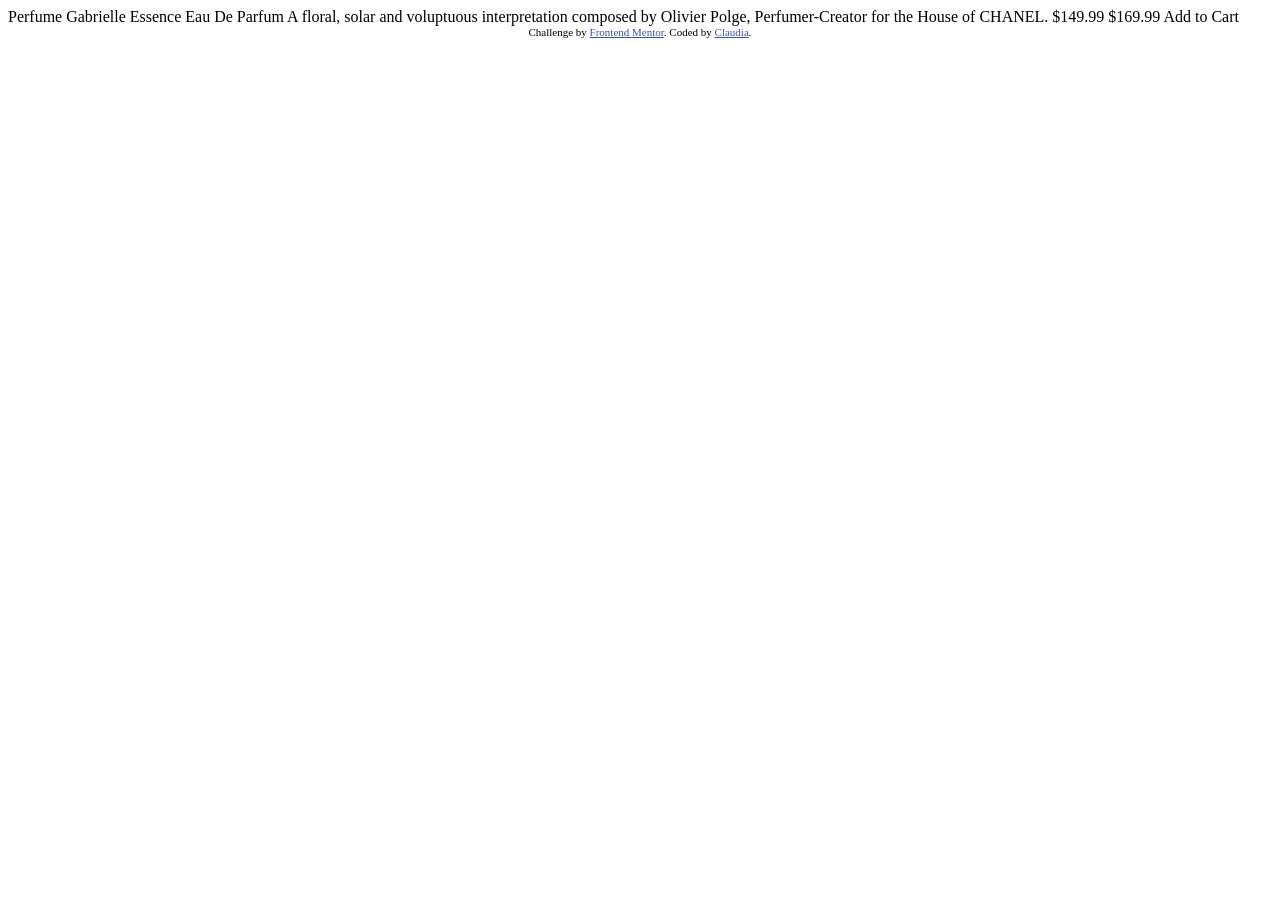
<file: index.html>
<!DOCTYPE html>
<html lang="en">
<head>
  <meta charset="UTF-8">
  <meta name="viewport" content="width=device-width, initial-scale=1.0"> <!-- displays site properly based on user's device -->

  <link rel="icon" type="image/png" sizes="32x32" href="./images/favicon-32x32.png">
  
  <title>Frontend Mentor | Product preview card component</title>

  <!-- Feel free to remove these styles or customise in your own stylesheet 👍 -->
  <style>
    .attribution { font-size: 11px; text-align: center; }
    .attribution a { color: hsl(228, 45%, 44%); }
  </style>
</head>
<body>

  Perfume

  Gabrielle Essence Eau De Parfum

  A floral, solar and voluptuous interpretation composed by Olivier Polge, 
  Perfumer-Creator for the House of CHANEL.

  $149.99
  $169.99

  Add to Cart
  
  <div class="attribution">
    Challenge by <a href="https://www.frontendmentor.io?ref=challenge" target="_blank">Frontend Mentor</a>. 
    Coded by <a href="https://www.github.com/xclaudiaarias">Claudia</a>.
  </div>
</body>
</html>
</file>
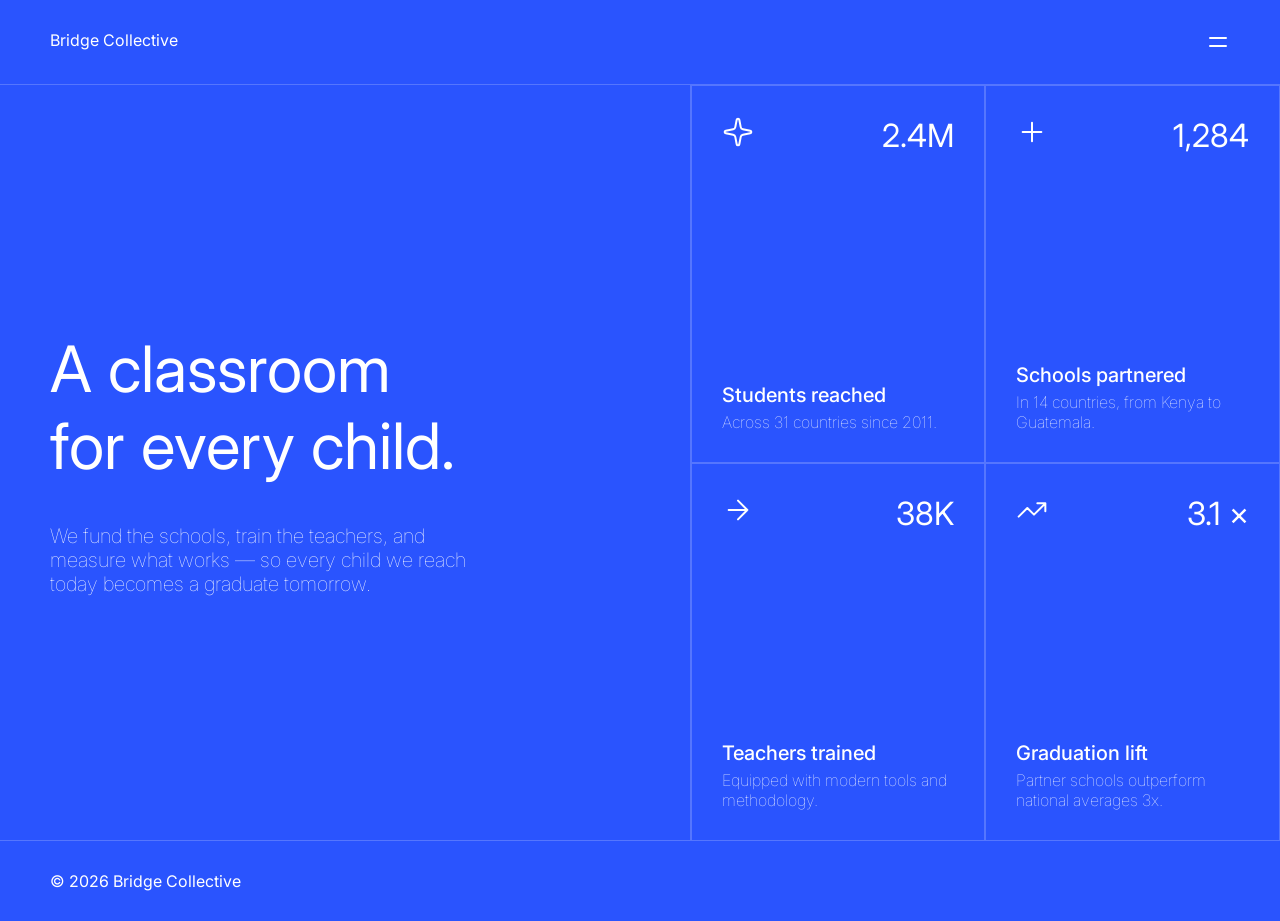
<file: grid-landing-page/index.html>
<!DOCTYPE html>
<html lang="en">
<head>
  <meta charset="UTF-8">
  <meta name="viewport" content="width=device-width, initial-scale=1.0"> <!-- displays site properly based on user's device -->

  <link rel="icon" type="image/png" sizes="32x32" href="./assets/images/favicon-32x32.png">
  <link rel="stylesheet" href="./css/styles.css">

  <title>Frontend Mentor | Grid landing page</title>

  <!-- Feel free to remove these styles or customise in your own stylesheet 👍 -->
  <style>
    .attribution { font-size: 11px; text-align: center; }
    .attribution a { color: hsl(228, 45%, 44%); }
  </style>
</head>
<body>

  <!-- Nav -->
  <nav>
    <p>Bridge Collective</p>
    <div class="menu-btns">
      <svg class="close-btn" xmlns="http://www.w3.org/2000/svg" width="24" height="24" viewBox="0 0 24 24" fill="none" stroke="#fff" stroke-width="2" stroke-linecap="round" stroke-linejoin="round">
    <path d="M18 6 6 18M6 6l12 12"/>
  </svg>
  <svg class="menu-btn" xmlns="http://www.w3.org/2000/svg" width="24" height="24" viewBox="0 0 24 24" fill="none" stroke="#fff" stroke-width="2" stroke-linecap="round" stroke-linejoin="round">
    <path d="M4 8h16M4 16h16"/>
  </svg>
    </div>

  </nav>

  <div class="container">

  <!-- Menu panel — hidden until the hamburger is activated -->
    <div id="menu-container">
    <ul id="menu">
      <li>About</li>
      <li>Our Work</li>
      <li>Partners</li>
      <li>Annual Report</li>
      <li>Donate</li>
    </ul>
    <div class="menu-dim"></div>
    </div>

  <!-- Hero -->
  <main>
  <h1>A classroom <br> for every child.</h1>

  <p>We fund the schools, train the teachers, and <br> measure what works — so every child we reach <br> today becomes a graduate tomorrow.</p>
  </main>


  <!-- Stats -->
  <div class="stats-container">
  <section class="stats" id="student-stats">
    <div class="tops-stats">
      <svg xmlns="http://www.w3.org/2000/svg" width="32" height="32" viewBox="0 0 32 32" fill="none" stroke="#fff" stroke-width="2" stroke-linecap="round" stroke-linejoin="round">
    <path d="M14.69 3.752a1.334 1.334 0 0 1 2.62 0l1.402 7.41a2.67 2.67 0 0 0 2.125 2.126l7.411 1.401a1.334 1.334 0 0 1 0 2.622l-7.41 1.401a2.67 2.67 0 0 0-2.126 2.125l-1.401 7.411a1.334 1.334 0 0 1-2.622 0l-1.4-7.41a2.67 2.67 0 0 0-2.126-2.126l-7.41-1.401a1.334 1.334 0 0 1 0-2.622l7.41-1.401a2.67 2.67 0 0 0 2.125-2.125z"/>
  </svg>
      <h2>2.4M</h2>
    </div>
    <p>
      <span>Students reached</span>
      <br>
    Across 31 countries since 2011.
    </p>
  </section>

  <section class="stats" id="schools-stats">
    <div class="tops-stats">
      <svg xmlns="http://www.w3.org/2000/svg" width="32" height="32" viewBox="0 0 32 32" fill="none" stroke="#fff" stroke-width="2" stroke-linecap="round" stroke-linejoin="round">
    <path d="M6.667 16h18.666M16 6.667v18.666"/>
  </svg>
      <h2>1,284</h2> 
    </div>

    <p>
      <span>Schools partnered</span>
      <br>
      In 14 countries, from Kenya to Guatemala.
    </p>
  </section>
  <section class="stats" id="teachers-stats">
    <div class="tops-stats">
      <svg xmlns="http://www.w3.org/2000/svg" width="32" height="32" viewBox="0 0 32 32" fill="none" stroke="#fff" stroke-width="2" stroke-linecap="round" stroke-linejoin="round">
    <path d="M6.667 16h18.666M16 6.667 25.333 16 16 25.333"/>
  </svg>
      <h2>38K</h2>
    </div>
    <p>
      <span>Teachers trained</span>
      <br>
    Equipped with modern tools and methodology.</p>
  </section>

  <section class="stats" id="graduation-stats">
    <div class="tops-stats">
      <svg xmlns="http://www.w3.org/2000/svg" width="32" height="32" viewBox="0 0 32 32" fill="none" stroke="#fff" stroke-width="2" stroke-linecap="round" stroke-linejoin="round">
    <path d="M21.334 9.333h8v8M29.333 9.333 18 20.667 11.333 14l-8.666 8.667"/>
  </svg>
      <h2>3.1 ×</h2>
    </div>
    <p><span>Graduation lift</span>
      <br>
    Partner schools outperform national averages 3x.</p>
  </section>
    </div>
  </div>
  <!-- Footer -->
  <footer>
    © 2026 Bridge Collective
  </footer>

  <script>
    const menu = document.getElementById('menu-container')
    const menuBtn = document.querySelector('.menu-btn')
    const closeBtn = document.querySelector('.close-btn')

    menuBtn.addEventListener('click', () => {
      console.log("i was clicked")
      menu.classList.toggle('active')
      closeBtn.classList.toggle('show')
      menuBtn.classList.toggle('hide')
    })

    closeBtn.addEventListener('click', () => {
      console.log("i was clicked")
      menu.classList.toggle('active')
      closeBtn.classList.toggle('show')
      menuBtn.classList.toggle('hide')
    })
  </script>
</body>
</html>
</file>
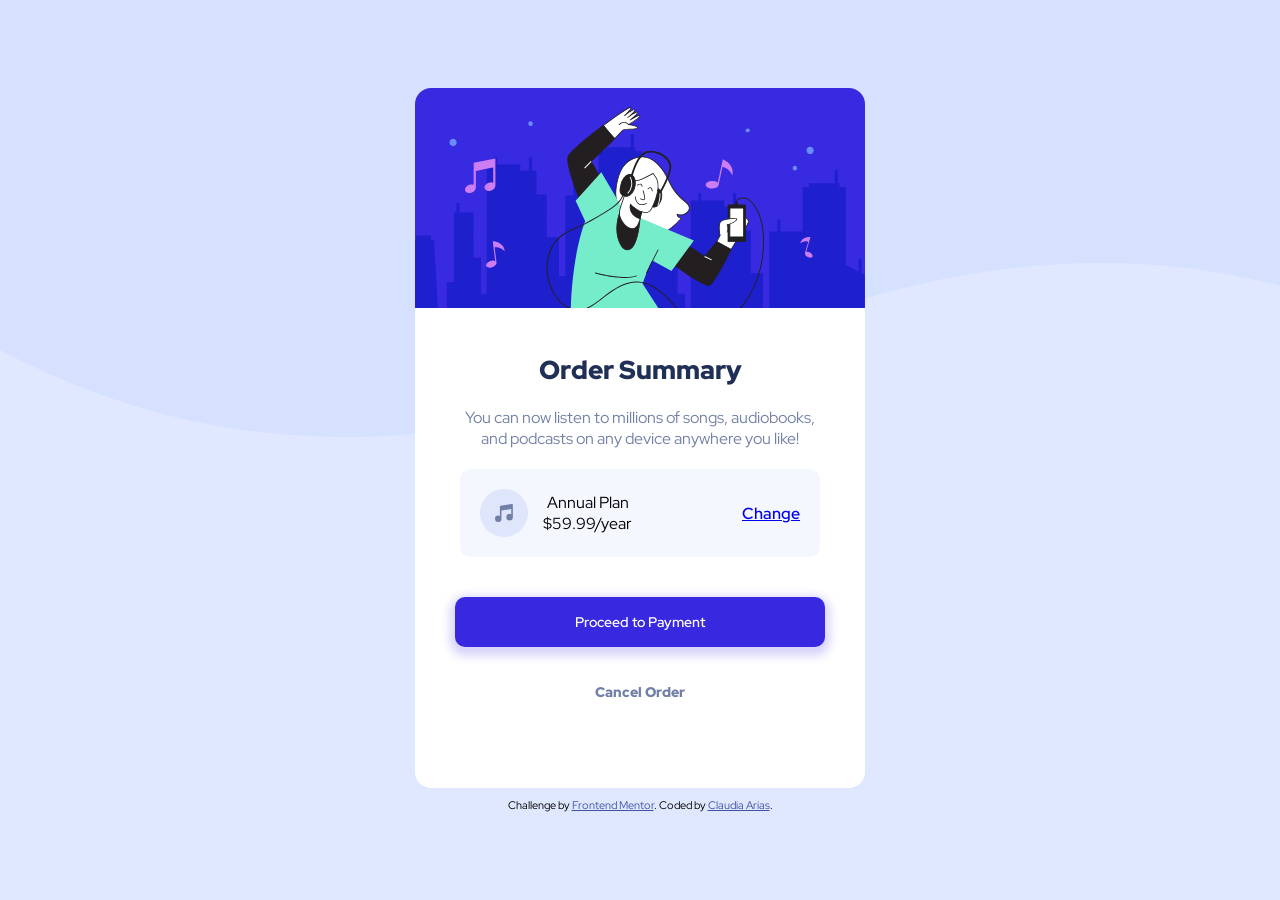
<file: order-summary-component-main/index.html>
<!DOCTYPE html>
<html lang="en">
<head>
  <meta charset="UTF-8">
  <meta name="viewport" content="width=device-width, initial-scale=1.0"> <!-- displays site properly based on user's device -->

  <link rel="icon" type="image/png" sizes="32x32" href="./images/favicon-32x32.png">
  
  <title>Frontend Mentor | Order summary card</title>

  <link rel="preconnect" href="https://fonts.googleapis.com">
<link rel="preconnect" href="https://fonts.gstatic.com" crossorigin>
<link href="https://fonts.googleapis.com/css2?family=Red+Hat+Display:ital,wght@0,300..900;1,300..900&display=swap" rel="stylesheet">

  <link rel="stylesheet" href="./css/styles.css">

  <!-- Feel free to remove these styles or customise in your own stylesheet 👍 -->
  <style>
    .attribution { font-size: 11px; text-align: center; }
    .attribution a { color: hsl(228, 45%, 44%); }
  </style>
</head>
<body>

  <main>

    <svg xmlns="http://www.w3.org/2000/svg" xmlns:xlink="http://www.w3.org/1999/xlink" width="450" height="220"><defs><path id="a" d="M0 0h450v220H0z"/></defs><g fill="none" fill-rule="evenodd"><mask id="b" fill="#fff"><use xlink:href="#a"/></mask><use fill="#382AE1" xlink:href="#a"/><path fill="#1E1FCD" fill-rule="nonzero" d="M218.812 46v13.368h1.685v3.623h6.303v77.983l12.758 6.699v-12.891h3.046v14.545l2.984 1.543v112.908L31.9 266.214v-72.237h7.013V124.52h2.548v-9.55h3.045v9.55h14.15l-.001.014v.196c-.01 2.072-.088 19.036-.094 31.525v3.018c.003 5.998.028 10.37.094 10.445.066.075.784.104 1.747.108h.5c2.152-.008 5.071-.108 5.071-.108v36.439h5.786V76.399h7.379v-7.156h3.045V76.4h23.111v6.395h8.79v-13.55h3.045v13.55h4.314v23.771h10.353v42.63h12.18v38.692h6.384v-80.419h8.04V95.156h3.044v12.312h22.117V63.022h6.455v-3.654h25.75V46h3.046zM15.842 147.489v4.151h3.198L25.475 265.9H-8l6.445-114.259H.962v-4.151h14.88z" mask="url(#b)"/><path fill="#1E1FCD" fill-rule="nonzero" d="M422.812 82v13.368h1.685v3.623h6.303v77.983l12.758 6.699v-12.891h3.046v14.545l2.984 1.543v112.908L235.9 302.214v-72.237h7.013V160.52h2.548v-9.55h3.045v9.55h14.15l-.001.014v.196c-.01 2.072-.088 19.036-.094 31.525v3.018c.003 5.998.028 10.37.094 10.445.066.075.784.104 1.747.108h.5c2.152-.008 5.071-.108 5.071-.108v36.439h5.786V112.399h7.379v-7.156h3.045v7.156h23.111v6.395h8.79v-13.55h3.045v13.55h4.314v23.771h10.353v42.63h12.18v38.692h6.384v-80.419h8.04v-12.312h3.044v12.312h22.117V99.022h6.455v-3.654h25.75V82h3.046zm-202.97 101.489v4.151h3.198l6.435 114.259H196l6.445-114.259h2.517v-4.151h14.88z" mask="url(#b)"/><g fill-rule="nonzero" mask="url(#b)"><path fill="#FFF" d="M224.743 27.894c-.147-2.117-9.625 4.042-9.625 4.042s8.029-6.159 7.34-7.698c-.688-1.54-9.734 5.196-9.734 5.196s8.257-6.351 6.982-7.707c-1.275-1.357-10.093 5.782-10.093 5.782s8.992-7.9 5.56-8.092c-1.541-.082-13.643 8.138-26.754 18.008 3.67 4.582 7.34 9.008 11.304 13.288 4.202-4.344 7.514-7.799 7.964-8.376 1.348-1.732 14.744-.577 14.799-2.694.055-2.117-8.826-3.08-8.826-3.08s11.23-6.552 11.083-8.669z"/><path fill="#231F20" d="M199.667 51.125a.404.404 0 01-.302-.128c-3.524-3.812-7.12-8.037-11.332-13.316a.421.421 0 01-.091-.311.458.458 0 01.165-.284c9.698-7.332 24.837-18.081 27.002-18.081.485-.046.942.234 1.12.687.293.825-.734 2.346-2.083 3.877 2.514-1.677 5.028-2.97 5.817-2.126.186.2.273.471.238.742-.064.751-.917 1.833-2.055 3.033 1.725-1.017 3.34-1.787 4.083-1.594a.77.77 0 01.55.43c.45.963-1.275 2.924-3.284 4.766 2.156-1.155 4.34-2.09 5.175-1.668a.834.834 0 01.468.715c.137 1.98-7.157 6.561-10.286 8.43 2.863.395 8.01 1.375 7.964 3.355 0 1.439-3.037 1.677-7.945 1.933-2.863.156-6.423.349-6.937 1.008-.514.66-3.028 3.281-7.991 8.413a.45.45 0 01-.276.12zM188.96 37.498c3.955 4.949 7.34 8.972 10.717 12.6 5.817-6.01 7.34-7.679 7.624-8.018.697-.916 3.322-1.1 7.551-1.329 2.496-.137 7.139-.384 7.157-1.118 0-1.072-4.367-2.208-8.45-2.657a.413.413 0 01-.358-.33.421.421 0 01.192-.45c5.441-3.152 11.01-7.11 10.937-8.247-.569-.394-4.68 1.613-8.982 4.408a.422.422 0 01-.477-.687c4.138-3.171 7.496-6.534 7.184-7.194-.615-.303-4.799 2.144-9.093 5.36a.422.422 0 01-.514-.668c2.634-2.034 6.845-5.728 6.955-6.983v-.1c-.514-.57-5.074 2.208-9.551 5.818a.432.432 0 01-.587-.064.403.403 0 010-.577c3.202-2.823 6.477-6.415 6.184-7.23 0-.083-.211-.12-.376-.129-1.257-.064-11.543 6.653-26.113 17.595z"/><path fill="#231F20" d="M153.058 68.876c-2.698 8.514 13.597 47.837 13.597 47.837l20.186-24.917c-.45-.77-10.653-18.493-10.653-18.493s15.057-13.92 23.452-22.59c-3.945-4.28-7.67-8.743-11.304-13.288-16.111 12.133-33.792 26.76-35.278 31.451z"/><path fill="#231F20" d="M166.655 117.117h-.1a.394.394 0 01-.313-.248c-.67-1.604-16.322-39.543-13.606-48.103 1.532-4.83 19.268-19.52 35.443-31.653a.404.404 0 01.56.064c4.193 5.26 7.78 9.476 11.295 13.27.14.157.14.393 0 .55-7.735 7.991-21.287 20.583-23.241 22.388a54892.79 54892.79 0 0010.505 18.218c.09.14.09.32 0 .459l-20.185 24.908a.404.404 0 01-.358.147zm21.635-79.133c-15.23 11.473-33.379 26.393-34.865 31.011-2.44 7.698 11.258 41.853 13.322 46.93l19.617-24.166-10.506-18.255a.421.421 0 01.083-.504c.146-.137 14.827-13.746 23.176-22.296-3.376-3.666-6.826-7.716-10.827-12.72z"/><path fill="#FFF" d="M201.044 109.529c1.651 11.418 9.257 21.077 17.515 29.902 4.945 5.242 11.01 10.576 18.25 10.237 3.458-.174 6.706-1.66 9.725-3.345a73.677 73.677 0 0019.974-16.212 4.476 4.476 0 01-4.468-3.995 8.854 8.854 0 009.175-1.027c5.615-4.453 2.89-8.385-1.404-11.702a51.724 51.724 0 01-15.551-19.62c-5.359-11.97-16.002-27.96-31.765-24.313-15.157 3.5-19.268 17.082-21.36 30.553a31.9 31.9 0 00-.091 9.522z"/><path fill="#231F20" d="M236.13 150.098c-7.111 0-13.02-5.223-17.874-10.383-7.753-8.247-15.91-18.264-17.625-30.122a32.412 32.412 0 01.064-9.696c.918-5.773 2.376-13.169 5.835-19.162a23.56 23.56 0 0115.837-11.74c7.193-1.658 20.937-.678 32.25 24.551a51.119 51.119 0 0015.424 19.465c3.211 2.483 4.716 4.665 4.734 6.882 0 1.833-1.11 3.72-3.33 5.499a9.276 9.276 0 01-8.854 1.384 4.12 4.12 0 003.899 2.886.413.413 0 01.395.239.403.403 0 01-.065.449 73.292 73.292 0 01-20.084 16.358c-2.835 1.576-6.24 3.216-9.91 3.39h-.697zm-9.295-80.773c-1.439 0-2.873.164-4.276.486-14.89 3.446-18.91 16.55-21.038 30.242a31.616 31.616 0 00-.064 9.439c1.679 11.638 9.744 21.536 17.432 29.674 4.882 5.186 10.818 10.447 17.92 10.08 3.495-.165 6.789-1.76 9.542-3.29a72.532 72.532 0 0019.267-15.533 4.924 4.924 0 01-4.018-4.316.403.403 0 01.183-.376.395.395 0 01.413 0 8.431 8.431 0 008.707-.972c2.01-1.603 3.028-3.225 3.01-4.83 0-1.905-1.45-3.94-4.404-6.222a52.017 52.017 0 01-15.672-19.776c-9.074-20.308-19.662-24.606-27.002-24.606z"/><path fill="#FFF" d="M305.851 145.37c-.642 2.538-11.184 21.343-11.184 21.343l13.763 7.432s12.45-20.84 13.514-22.223c1.065-1.384 10.093-13.398 11.323-17.613 1.23-4.216-7.45-7.332-11.01-6.993-3.56.34-15.763 15.515-16.406 18.054z"/><path fill="#231F20" d="M308.411 174.567a.361.361 0 01-.193-.055l-13.762-7.432a.403.403 0 01-.202-.257.394.394 0 010-.32c3.67-6.48 10.634-19.246 11.139-21.234.679-2.694 13.02-18.044 16.744-18.328 2.707-.23 8.35 1.41 10.616 4.15a3.598 3.598 0 01.844 3.373c-1.312 4.582-11.295 17.632-11.386 17.76-1.046 1.348-13.369 21.994-13.497 22.178a.395.395 0 01-.303.165zm-13.166-8.028l13.02 7.047c1.678-2.813 12.33-20.62 13.33-21.92 2.102-2.75 10.149-13.637 11.25-17.477a2.747 2.747 0 00-.689-2.611c-2.064-2.502-7.431-4.06-9.89-3.85-3.358.294-15.451 15.58-16.011 17.742-.606 2.392-9.487 18.347-11.01 21.069z"/><path fill="#231F20" d="M301.897 153.498l-12.295 14.975-26.516-17.751-11.295 21.004s37.554 28.161 42.876 25.467c5.321-2.694 21.442-35.924 21.442-35.924l-14.212-7.77z"/><path fill="#231F20" d="M293.814 197.761c-7.744 0-38.6-22.965-42.27-25.714a.412.412 0 01-.11-.514l11.294-21.004a.404.404 0 01.578-.147l26.195 17.55 12.066-14.663a.395.395 0 01.504-.1l14.258 7.77a.412.412 0 01.165.532c-.66 1.366-16.267 33.385-21.662 36.107-.32.141-.67.204-1.018.183zm-41.509-26.154c10.607 7.927 38.031 27.327 42.206 25.229 4.853-2.466 19.387-31.855 21.103-35.392l-13.616-7.433-12.084 14.718a.386.386 0 01-.532.083l-26.158-17.513-10.919 20.308zM313.155 116.878l-.12 36.62h17.351v-36.62z"/><path fill="#231F20" d="M330.386 153.938h-17.35a.404.404 0 01-.404-.412l.11-36.657a.413.413 0 01.413-.403h17.23c.224 0 .404.18.404.403v36.657a.403.403 0 01-.403.412zm-16.938-.806h16.516v-35.85H313.54l-.092 35.85z"/><path fill="#FFF" d="M314.916 120.113l-.091 28.776h13.781v-28.776z"/><path fill="#231F20" d="M328.606 149.301h-13.763a.404.404 0 01-.294-.119.403.403 0 01-.119-.302l.083-28.767a.422.422 0 01.422-.412h13.689c.228 0 .413.184.413.412v28.776a.413.413 0 01-.431.412zm-13.36-.861h12.938v-27.905h-12.846l-.091 27.905z"/><path fill="#FFF" d="M305.099 147.276s-2.587-12.335 1.294-14.269c3.88-1.933 17.221-4.197 15.157-1.173s-9.294 4.894-9.294 4.894 1.486 4.316-.147 7.377"/><path fill="#231F20" d="M305.099 147.688a.404.404 0 01-.404-.33c-.11-.513-2.615-12.674 1.514-14.727 3.35-1.658 14.157-3.794 15.735-1.997a1.09 1.09 0 01-.055 1.438c-1.835 2.75-7.496 4.49-9.11 4.95.339 1.2 1.11 4.636-.303 7.33a.422.422 0 01-.57.165.43.43 0 01-.173-.568c1.532-2.859.137-6.992.119-7.038a.412.412 0 010-.33.44.44 0 01.266-.21c.073 0 7.101-1.833 9.056-4.72.137-.202.174-.348.11-.422-.991-1.136-11.01.367-14.735 2.2-2.946 1.466-1.762 10.456-1.065 13.801a.412.412 0 01-.32.495l-.065-.037z"/><path fill="#75ECCA" d="M209.173 123.32l-22.855-39.185-25.69 28.491 9.541 20.546s-14.68 34.705-14.68 102.73c0 0 78.154-.339 97.825-.339l-25.69-39.91s6.423-18.493 9.735-23.112l19.13 10.402 22.37-30.434-69.686-29.188z"/><path fill="#231F20" d="M208.843 160.674c12.615 7.331 15.597-22.47 16.157-28.922.256-1.775.15-3.583-.312-5.316-.725-2.199-2.422-3.903-4.12-5.498-2.027-1.833-4.367-3.757-7.129-3.876a8.26 8.26 0 00-6.578 3.436 20.15 20.15 0 00-3.156 6.983c-2.973 10.365-2.863 21.307 2.871 30.728a6.591 6.591 0 001.991 2.263l.276.202z"/><path fill="#231F20" d="M212.614 162.232a7.934 7.934 0 01-3.973-1.21l-.285-.174a6.903 6.903 0 01-2.12-2.401c-5.256-8.642-6.266-19.373-2.917-31.048a20.562 20.562 0 013.22-7.12 8.6 8.6 0 016.919-3.593c2.826.119 5.22 1.988 7.34 3.986 1.725 1.586 3.468 3.336 4.23 5.636.473 1.793.586 3.662.33 5.499-.853 9.613-3.303 26.264-10.093 29.774a5.725 5.725 0 01-2.651.65zm.568-44.74a7.875 7.875 0 00-6.01 3.281 19.801 19.801 0 00-3.073 6.846c-3.294 11.455-2.312 21.994 2.826 30.406a6.17 6.17 0 001.835 2.136l.266.155c2.184 1.274 4.11 1.448 5.881.532 4.716-2.438 8.258-13.05 9.671-29.133a13.135 13.135 0 00-.294-5.16c-.697-2.116-2.358-3.775-4.01-5.296-2.054-1.888-4.302-3.666-6.871-3.767h-.22zm33.306-12.701c1.165 4.224-.743 9.604-3.606 12.729-1.908 2.062-6.092 2.612-6.936-.743a17 17 0 012.174-13.04c1.835-3.015 5.35-4.738 7.607-.862.335.603.591 1.247.761 1.916z"/><path fill="#231F20" d="M239.084 119.582a4.414 4.414 0 01-1.046-.12 3.393 3.393 0 01-2.487-2.593 17.477 17.477 0 012.184-13.334c1.285-2.062 3.101-3.308 4.799-3.299.963 0 2.349.45 3.505 2.447.364.63.648 1.305.844 2.007 1.266 4.582-.918 10.08-3.67 13.105a5.729 5.729 0 01-4.13 1.787zm3.404-18.54c-1.395 0-2.945 1.11-4.065 2.906a16.634 16.634 0 00-2.083 12.729c.19.978.93 1.758 1.9 1.997a4.765 4.765 0 004.34-1.43c2.587-2.803 4.697-8.091 3.523-12.343a7.711 7.711 0 00-.762-1.833c-.78-1.338-1.725-2.025-2.816-2.035l-.037.01z"/><path fill="#FFF" d="M226.808 123.696c-1.836 7.03-3.67 23.04-15.369 14.663a14.835 14.835 0 01-3.101-3.317c-5.762-7.67-4.12-12.51-1.138-20.931 1.285-3.666 2.395-7.332 3.67-10.997 1.276-3.666 3.377-7.112 5.12-10.585-.064.12 5.734.916 11.533-1.714 5.799-2.63 10.597-5.36 10.597-5.36 1.57 2.345 3.267 4.123 4.102 6.91.77 2.702.992 5.53.651 8.32-.734 6.846-3.477 14.25-6.588 20.363-3.11 6.112-9.477 2.648-9.477 2.648z"/><path fill="#231F20" d="M217.348 141.172c-1.835 0-3.881-.824-6.157-2.456a15.32 15.32 0 01-3.193-3.409c-5.936-7.908-4.147-12.958-1.192-21.315.614-1.76 1.202-3.565 1.77-5.307.615-1.878 1.248-3.812 1.927-5.709a60.45 60.45 0 013.624-7.725c.514-.972 1.028-1.943 1.514-2.914a.413.413 0 01.56-.184 21.125 21.125 0 0011.148-1.723 155.555 155.555 0 0010.56-5.351.432.432 0 01.56.137c.395.587.79 1.136 1.184 1.677a17.241 17.241 0 012.972 5.334c.783 2.76 1.01 5.647.67 8.495-.67 6.13-3.018 13.416-6.633 20.5a6.695 6.695 0 01-3.973 3.602 8.515 8.515 0 01-5.625-.504 96.92 96.92 0 00-.568 2.391c-1.212 5.251-2.863 12.455-7.24 14.104a5.51 5.51 0 01-1.908.357zm-1.101-48.176c-.44.917-.918 1.76-1.376 2.64a60.01 60.01 0 00-3.579 7.624c-.67 1.833-1.302 3.813-1.917 5.682-.615 1.87-1.156 3.556-1.78 5.324-2.964 8.377-4.588 12.986 1.082 20.537a14.55 14.55 0 003.01 3.235c2.88 2.071 5.34 2.75 7.34 1.998 3.954-1.494 5.505-8.43 6.716-13.499.248-1.063.468-2.062.698-2.914a.43.43 0 01.605-.266 8.01 8.01 0 005.505.67 5.842 5.842 0 003.46-3.172c3.568-7 5.899-14.186 6.55-20.216a20.66 20.66 0 00-.642-8.156 16.573 16.573 0 00-2.881-5.086c-.33-.449-.67-.916-.99-1.384a164.07 164.07 0 01-10.295 5.187 22.044 22.044 0 01-11.506 1.796z"/><path fill="#231F20" d="M224.88 130.496s-5.679-1.292-8.257-6.011c-2.578-4.72-1.018-8.34-1.018-8.34s4.954 5.728 11.22 7.579l-1.944 6.772z"/><path fill="#231F20" d="M224.88 130.9h-.091c-.239-.056-5.89-1.384-8.533-6.205-2.642-4.82-1.11-8.54-1.046-8.697a.404.404 0 01.312-.238.422.422 0 01.367.129c0 .055 4.964 5.663 11.01 7.46a.404.404 0 01.276.503l-1.9 6.754a.404.404 0 01-.394.293zm-9.12-13.958a10.217 10.217 0 001.203 7.332c2.1 3.83 6.358 5.333 7.633 5.709l1.716-6.003c-5.074-1.622-9.184-5.599-10.551-7.038zm12.598-4.792a7.64 7.64 0 01-3.275-1.027.406.406 0 11.403-.705c.707.403 2.753 1.32 3.67.723.597-.384-.055-4.15-1.431-8.247a.406.406 0 11.77-.257c.827 2.447 2.579 8.248 1.093 9.164-.369.23-.795.351-1.23.349z"/><path fill="#231F20" d="M226.68 117.117a6.135 6.135 0 01-2.753-.605c-2.294-1.137-3.67-3.803-4.148-7.927a.413.413 0 01.358-.45.404.404 0 01.45.358c.431 3.83 1.67 6.287 3.67 7.331 3.055 1.512 6.955-.779 6.991-.797a.404.404 0 01.56.138.412.412 0 01-.138.559 11.02 11.02 0 01-4.99 1.393zm.43-18.292a.404.404 0 01-.403-.376c-.065-.916-.33-1.475-.808-1.714-.917-.476-2.633.385-3.202.761a.407.407 0 01-.45-.678c.101-.064 2.45-1.586 4.01-.807a2.611 2.611 0 011.257 2.383.403.403 0 01-.376.43h-.028zm10.176 4.545a.404.404 0 01-.404-.366s-.184-2.016-1.33-2.75c-.991-.65-2.148.834-2.157.853a.404.404 0 01-.569.073.403.403 0 01-.082-.568c.56-.733 1.954-1.888 3.257-1.036 1.477.972 1.68 3.281 1.688 3.373a.403.403 0 01-.367.44l-.036-.019zm-32.27-2.217a8.138 8.138 0 00.735 4.26c1.302 2.411 4.514 3.392 7.138 2.613 6.854-2.026 10.148-15.048 4.964-20.162-4.817-4.747-10.286 2.75-11.414 7.176-.523 2.08-1.349 4.005-1.422 6.113z"/><path fill="#231F20" d="M211.054 108.695a6.424 6.424 0 01-5.661-3.089 8.34 8.34 0 01-.78-4.472c.126-1.534.434-3.047.917-4.509.166-.559.33-1.118.477-1.677.799-3.079 3.762-7.853 7.258-8.816a4.83 4.83 0 014.835 1.448c2.505 2.466 3.322 6.929 2.138 11.648-1.183 4.72-3.964 8.248-7.267 9.164a7.137 7.137 0 01-1.917.303zm-5.634-7.524a7.653 7.653 0 00.688 4.06 5.83 5.83 0 006.67 2.41c3.038-.917 5.607-4.197 6.708-8.605 1.1-4.408.376-8.615-1.918-10.878a4.03 4.03 0 00-4.055-1.256c-3.156.917-5.955 5.435-6.689 8.248a59.1 59.1 0 01-.477 1.705 18.63 18.63 0 00-.918 4.316h-.009z"/><path fill="#231F20" d="M243.12 109.208a.918.918 0 01-.788-1.393c.1-.165 10.276-16.88 12.02-27.3.632-3.776-1.047-7.606-4.726-10.805-5.028-4.362-12.533-6.314-17.846-4.637-9.45 2.988-14.478 24.743-14.533 24.927a.918.918 0 01-1.79-.403c.212-.917 5.322-22.975 15.773-26.274 5.973-1.879 14.029.174 19.598 5.003 4.184 3.666 6.083 8.065 5.34 12.491-1.835 10.777-11.845 27.254-12.267 27.951a.918.918 0 01-.78.44z"/><path fill="#231F20" d="M292.868 239a31.312 31.312 0 01-9.68-1.567 31.764 31.764 0 01-10.156-5.902c-5.092-4.115-9.579-9.027-13.919-13.746-2.752-3.015-5.597-6.13-8.57-9.008-9.312-9.018-18.56-13.82-27.525-14.26-12.056-.605-22.745 6.278-32.489 13.801-.917.733-1.908 1.494-2.881 2.264-7.881 6.24-16.818 13.306-27.828 11.648-7.505-1.128-13.332-6.296-16.892-10.43-8.762-10.18-12.845-24.743-10.817-38.865 2.147-15.212 10.634-25.934 25.232-31.873 12.083-4.911 23.488-11.785 34.526-18.429l.091-.045c6.836-4.124 14.093-9.403 16.048-17.32a.471.471 0 01.917.22c-2.037 8.247-9.469 13.663-16.47 17.878l-.082.055c-11.065 6.663-22.506 13.554-34.654 18.494-14.277 5.8-22.571 16.275-24.672 31.158-1.964 13.856 2 28.106 10.57 38.086 3.459 4.023 9.101 9.045 16.331 10.127 10.616 1.603 19.011-5.04 27.122-11.456l2.89-2.272c9.891-7.634 20.745-14.617 33.095-13.994 9.175.458 18.625 5.343 28.103 14.516 2.991 2.905 5.845 6.03 8.607 9.054 4.312 4.729 8.771 9.614 13.817 13.682a30.956 30.956 0 009.854 5.746c12.396 3.996 24.773.064 36.875-11.693 17.956-17.485 28.076-43.988 27.755-72.8-.147-13.453-2.66-23.965-7.689-32.148-2.027-3.309-4.587-6.993-8.753-8.835-2.128-.916-7.12-1.264-9.046 1.44-.734 1.035-.808 2.254-.918 3.802 0 .67-.092 1.42-.193 2.236a.463.463 0 01-.917-.119c.11-.788.147-1.493.193-2.172.1-1.63.192-3.033 1.082-4.28 2.239-3.143 7.726-2.813 10.166-1.74 4.441 1.942 7.056 5.764 9.175 9.164 5.12 8.33 7.67 18.997 7.827 32.624.32 29.032-9.891 55.81-28.03 73.46-9.194 8.99-18.617 13.49-28.095 13.499zM204.172 37.022a.477.477 0 01-.348-.156.467.467 0 010-.65c2.018-1.751 4.019-2.52 5.954-2.301a6.424 6.424 0 014.166 2.374c.145.206.1.49-.1.641a.46.46 0 01-.643-.1 5.58 5.58 0 00-3.523-2.026c-1.67-.193-3.432.513-5.249 2.09a.45.45 0 01-.257.128z"/><path fill="#231F20" d="M231.505 185.39a.478.478 0 01-.192 0 .43.43 0 01-.184-.569l11.579-23.185a.417.417 0 01.743.376l-11.57 23.148a.413.413 0 01-.376.23zm-21.57 4.518c-13.259 0-28.838-4.29-29.7-4.528a.422.422 0 11.22-.806c.284.073 28.103 7.744 40.967 2.84.218-.08.46.031.541.248a.403.403 0 01-.239.532 34.077 34.077 0 01-11.79 1.714zM320.403 114.312h2v2.969h-2z"/><path fill="#231F20" d="M322.403 117.685h-2a.413.413 0 01-.413-.404v-2.969a.403.403 0 01.413-.403h2c.223 0 .404.18.404.403v2.97a.403.403 0 01-.404.403zm-1.596-.816H322v-2.153h-1.193v2.153z"/><path fill="#FFF" d="M213.026 105.661l-.66-.641a13.34 13.34 0 002.358-15.763l.789-.467a14.283 14.283 0 01-2.487 16.871zm30.278 12.024l-.853-.34c2.68-6.9 2-11.995 2-12.041l.918-.128c.018.192.706 5.36-2.065 12.509zM169.236 79.78l6.647-6.787.655.64-6.646 6.788zM289.407 168.901l.403-.823 7.062 3.453-.403.824z"/><path fill="#CD7DF3" d="M53.797 105.082c-.386-.091-.799-.155-1.175-.284a3.503 3.503 0 01-2.514-2.392 3.662 3.662 0 01.55-2.978 6.67 6.67 0 014.423-2.896c1.184-.266 1.716-.201 3.597.257V74.72l21.727-4.343v26.988a4.58 4.58 0 01-1.606 3.666 6.777 6.777 0 01-6.634 1.631 3.366 3.366 0 01-2.514-2.383 3.552 3.552 0 01.542-2.969 6.616 6.616 0 014.44-2.896 6.301 6.301 0 013.56.257V79.496l-1.541.302a5773.252 5773.252 0 01-15.479 3.089c-.284.055-.33.165-.33.421v16.093a4.92 4.92 0 01-2.12 4.206 7.271 7.271 0 01-3.467 1.411 1.58 1.58 0 00-.193.064h-1.266zm343.808 63.248v-.523a2.802 2.802 0 00-.523-1.328 5.832 5.832 0 00-1.77-1.677 6.528 6.528 0 00-2.303-.917c-.521-.1-1.057-.1-1.578 0h-.138a1.108 1.108 0 010-.183c.092-.358.183-.706.284-1.045l1.835-6.415c.67-2.328 1.35-4.655 2.019-6.983v-.137l-.642-.055a11.426 11.426 0 00-5.13.916 7.402 7.402 0 00-3.587 3.143c-.23.404-.403.834-.596 1.265-.129.275-.23.568-.349.852a.467.467 0 000 .12l.23-.138c.728-.478 1.492-.9 2.284-1.265a8.156 8.156 0 013.9-.696 7.136 7.136 0 011.688.376.76.76 0 000 .137c-1.113 3.861-2.217 7.72-3.312 11.574a.53.53 0 000 .211c.078.682.367 1.322.825 1.833a6.045 6.045 0 002.147 1.659l.716.311.66.193h.184a4.18 4.18 0 001.652 0c.459-.065.879-.293 1.183-.642.1-.139.191-.282.276-.43l.045-.156zm-326.47 9.016c0-.22 0-.45.102-.67.16-.604.477-1.157.917-1.603a7.68 7.68 0 012.624-1.787 8.413 8.413 0 013.138-.706 5.511 5.511 0 012.028.321l.174.064c.005-.079.005-.159 0-.238 0-.467-.092-.916-.147-1.393-.348-2.89-.7-5.77-1.055-8.642-.385-3.134-.78-6.259-1.165-9.384v-.183c.284 0 .569 0 .835.064 2.281.227 4.479.977 6.423 2.19a9.643 9.643 0 013.954 4.766c.2.57.369 1.152.505 1.74.11.386.183.78.275 1.174a.293.293 0 010 .156l-.266-.23a22.815 22.815 0 00-2.68-2.089 10.44 10.44 0 00-4.853-1.677 9.241 9.241 0 00-2.248.128c.005.058.005.117 0 .175.612 5.18 1.239 10.373 1.881 15.579a.65.65 0 010 .265 4.316 4.316 0 01-1.44 2.227 7.71 7.71 0 01-3.102 1.686c-.32.101-.651.175-.972.257l-.918.11H75a5.4 5.4 0 01-2.13-.293 2.44 2.44 0 01-1.375-1.054 4.634 4.634 0 01-.276-.614l-.082-.34zm219.697-81.28c.119-.238.22-.485.357-.705a4.393 4.393 0 011.689-1.457 9.276 9.276 0 013.67-.99 10.104 10.104 0 013.817.43 6.36 6.36 0 012.165 1.165l.174.137a1.63 1.63 0 00.11-.266c.138-.54.266-1.081.386-1.631l2.202-10.172c.789-3.666 1.575-7.35 2.358-11.052l.046-.22c.32.137.624.256.917.394a17.815 17.815 0 016.368 4.985 11.484 11.484 0 012.605 6.937c0 .72-.036 1.439-.11 2.154 0 .486-.1.916-.156 1.439a.394.394 0 01-.055.165l-.22-.358a26.572 26.572 0 00-2.202-3.4 12.402 12.402 0 00-4.826-3.803 10.543 10.543 0 00-2.587-.724h-.065a1.42 1.42 0 01-.046.211l-3.963 18.274a.916.916 0 01-.12.302 5.192 5.192 0 01-2.495 1.952 9.396 9.396 0 01-4.166.687c-.403 0-.798-.055-1.202-.091l-1.055-.22-.174-.074a6.425 6.425 0 01-2.285-1.164 3.033 3.033 0 01-1.147-1.732 7.58 7.58 0 01-.064-.797l.074-.376z"/><path fill="#698DFF" d="M38.092 50.8c-4.725 0-4.734 7.331 0 7.331 4.735 0 4.735-7.33 0-7.33zm357 8c-4.725 0-4.734 7.331 0 7.331 4.735 0 4.735-7.33 0-7.33zm-60.38-16.883a1.933 1.933 0 00-.467-.806l-.376-.284a1.837 1.837 0 00-.918-.257h-.514a1.34 1.34 0 00-.706.165c-.23.07-.435.2-.596.376a1.43 1.43 0 00-.377.586c-.115.217-.169.461-.156.706l.065.495c.086.304.247.58.468.806l.376.285c.279.161.595.246.917.247h.514c.245.014.49-.04.707-.156.226-.075.43-.204.596-.376a2.07 2.07 0 00.532-1.3c-.018-.157-.046-.322-.064-.487zm-219.15-8.568c-2.955 0-2.964 4.582 0 4.582 2.963 0 2.954-4.582 0-4.582zm264.333 44.49c-2.955 0-2.955 4.583 0 4.583 2.954 0 2.954-4.582 0-4.582z"/></g></g></svg>
    
    <section id="info">
    <h1>Order Summary</h1>
  
    <p id="desc">You can now listen to millions of songs, audiobooks, and podcasts on any 
    device anywhere you like!</p>
  
    <div id="annual-plan-container">
  
      <svg xmlns="http://www.w3.org/2000/svg" width="48" height="48"><g fill="none" fill-rule="evenodd"><circle cx="24" cy="24" r="24" fill="#DFE6FB"/><path fill="#717FA6" fill-rule="nonzero" d="M32.574 15.198a.81.81 0 00-.646-.19L20.581 16.63a.81.81 0 00-.696.803V26.934a3.232 3.232 0 00-1.632-.44A3.257 3.257 0 0015 29.747 3.257 3.257 0 0018.253 33a3.257 3.257 0 003.253-3.253v-8.37l9.726-1.39v5.327a3.232 3.232 0 00-1.631-.441 3.257 3.257 0 00-3.254 3.253 3.257 3.257 0 003.254 3.253 3.257 3.257 0 003.253-3.253V15.81a.81.81 0 00-.28-.613z"/></g></svg>
  
      <div>
        <p>Annual Plan</p>
        <p>$59.99/year</p> 
      </div>
    
      <a href="/" id="change">Change</a> 
    </div>
  
    <button type="button" id="proceed-btn">Proceed to Payment</button>
    
    <button type="button" id="cancel-btn">Cancel Order</button>
    </section>
  </main>
  
  <div class="attribution">
    Challenge by <a href="https://www.frontendmentor.io?ref=challenge" target="_blank">Frontend Mentor</a>. 
    Coded by <a href="https://github.com/xclaudiaarias">Claudia Arias</a>.
  </div>
</body>
</html>
</file>
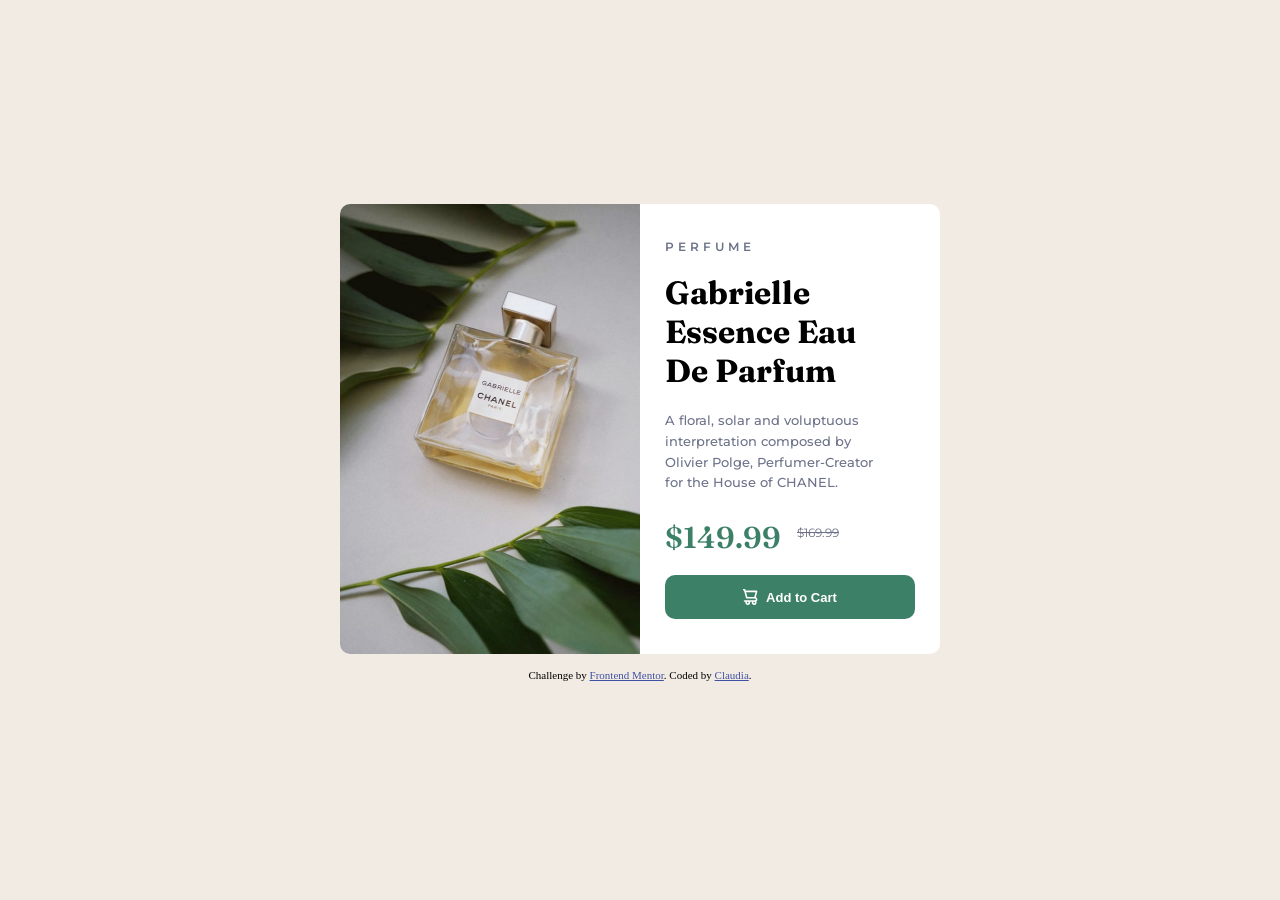
<file: product-preview-card-component/index.html>
<!DOCTYPE html>
<html lang="en">
<head>
  <meta charset="UTF-8">
  <meta name="viewport" content="width=device-width, initial-scale=1.0"> <!-- displays site properly based on user's device -->

  <link rel="icon" type="image/png" sizes="32x32" href="./images/favicon-32x32.png">
  
  <title>Frontend Mentor | Product preview card component</title>
  <link rel="stylesheet" href="./css/styles.css">
  <link rel="preconnect" href="https://fonts.googleapis.com">
<link rel="preconnect" href="https://fonts.gstatic.com" crossorigin>
<link href="https://fonts.googleapis.com/css2?family=Fraunces:ital,opsz,wght@0,9..144,100..900;1,9..144,100..900&family=Montserrat:ital,wght@0,100..900;1,100..900&display=swap" rel="stylesheet">

  <!-- Feel free to remove these styles or customise in your own stylesheet 👍 -->
  <style>
    .attribution { font-size: 11px; text-align: center; padding: 15px 0; }
    .attribution a { color: hsl(228, 45%, 44%); }
  </style>
</head>
<body>

  <main>
    <img src="/images/image-product-desktop.jpg" alt="chanel perfume bottle in grey background surrounded by leaves">
    <section id="right">
        <p id="label">Perfume</p>

        <h1 id="title">Gabrielle Essence Eau De Parfum</h1>

        <p id="description">A floral, solar and voluptuous interpretation composed by Olivier Polge, 
        Perfumer-Creator for the House of CHANEL.</p> 

        <p id="price">$149.99 <sup id="original-price"><s>$169.99</s></sup></p>

        <button><svg width="15" height="16" xmlns="http://www.w3.org/2000/svg"><path d="M14.383 10.388a2.397 2.397 0 0 0-1.518-2.222l1.494-5.593a.8.8 0 0 0-.144-.695.8.8 0 0 0-.631-.28H2.637L2.373.591A.8.8 0 0 0 1.598 0H0v1.598h.983l1.982 7.4a.8.8 0 0 0 .799.59h8.222a.8.8 0 0 1 0 1.599H1.598a.8.8 0 1 0 0 1.598h.943a2.397 2.397 0 1 0 4.507 0h1.885a2.397 2.397 0 1 0 4.331-.376 2.397 2.397 0 0 0 1.12-2.021ZM11.26 7.99H4.395L3.068 3.196h9.477L11.26 7.991Zm-6.465 6.392a.8.8 0 1 1 0-1.598.8.8 0 0 1 0 1.598Zm6.393 0a.8.8 0 1 1 0-1.598.8.8 0 0 1 0 1.598Z" fill="#FFF"/></svg>Add to Cart</button>
    </section>
  </main>


  
  <div class="attribution">
    Challenge by <a href="https://www.frontendmentor.io?ref=challenge" target="_blank">Frontend Mentor</a>. 
    Coded by <a href="https://www.github.com/xclaudiaarias">Claudia</a>.
  </div>
</body>
</html>
</file>
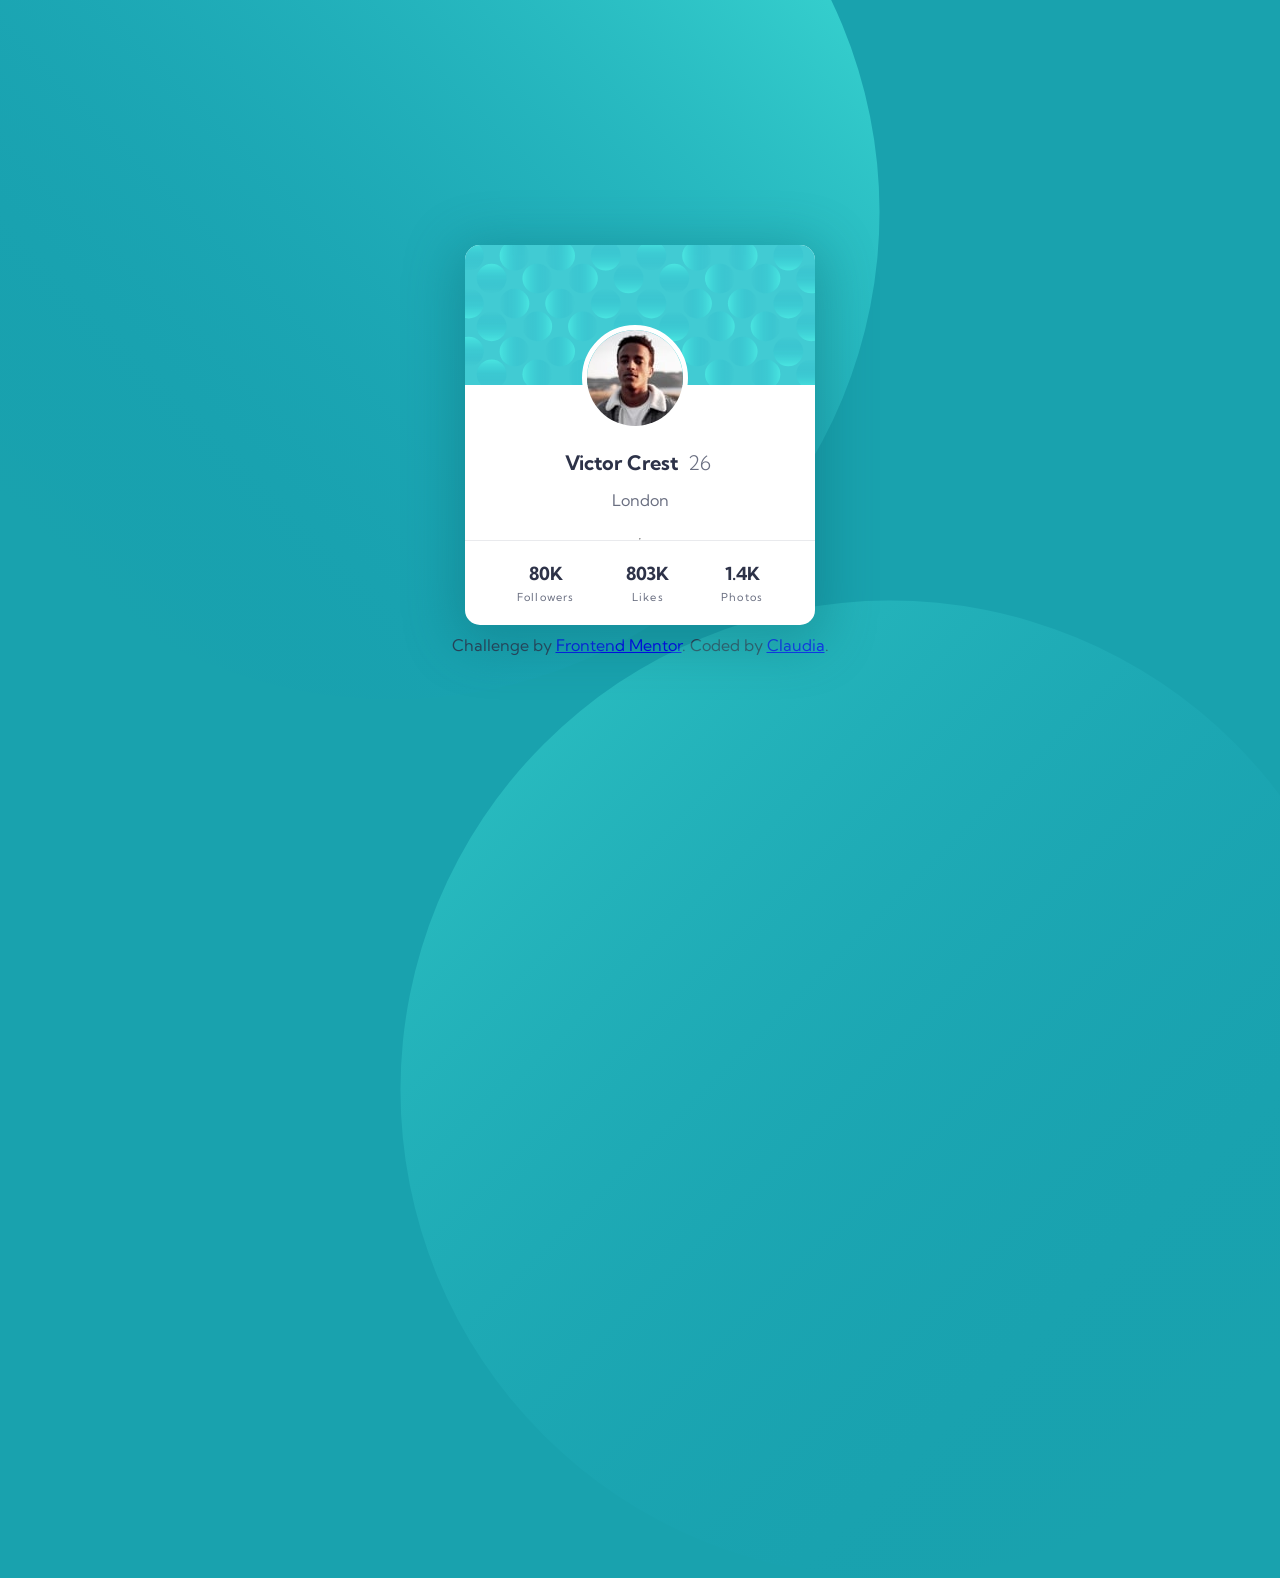
<file: profile-card-component-main/index.html>
<!DOCTYPE html>
<html lang="en">
<head>
  <meta charset="UTF-8">
  <meta name="viewport" content="width=device-width, initial-scale=1.0"> <!-- displays site properly based on user's device -->

  <link rel="icon" type="image/png" sizes="32x32" href="./images/favicon-32x32.png">
  
  <title>Frontend Mentor | Profile card component</title>
  <link rel="preconnect" href="https://fonts.googleapis.com">
<link rel="preconnect" href="https://fonts.gstatic.com" crossorigin>
<link href="https://fonts.googleapis.com/css2?family=Kumbh+Sans:wght,YOPQ@100..900,300&display=swap" rel="stylesheet">
  <link rel="stylesheet" href="./css/main.css">
</head>
<body>

  <div id="bubbles">
      <!-- bg image top bubble  -->
  <svg id="top-bubble" width="978" height="978" xmlns="http://www.w3.org/2000/svg"><defs><linearGradient x1="50%" y1=".779%" x2="50%" y2="100%" id="a"><stop stop-color="#0989B4" stop-opacity="0" offset="0%"/><stop stop-color="#53FFEE" offset="99.94%"/></linearGradient></defs><ellipse fill="url(#a)" transform="rotate(-135 489 489)" cx="489" cy="489" rx="489" ry="488" fill-rule="evenodd" opacity=".5"/></svg>
    <!-- bg image bottom bubble  -->
  <svg id="bottom-bubble" width="978" height="978" xmlns="http://www.w3.org/2000/svg"><defs><linearGradient x1="50%" y1=".779%" x2="50%" y2="100%" id="a"><stop stop-color="#0989B4" stop-opacity="0" offset="0%"/><stop stop-color="#53FFEE" offset="99.94%"/></linearGradient></defs><ellipse fill="url(#a)" transform="scale(1 -1) rotate(45 1669.55 0)" cx="489" cy="489" rx="489" ry="488" fill-rule="evenodd" opacity=".25"/></svg>
  </div>



  <main>
    <img id="banner" src="./images/bg-pattern-card.svg" alt="">
    <img id="profile-card" src="./images/image-victor.jpg" alt="">
    <h1>Victor Crest <span>26</span></h1>
    <p>London</p>
    <hr>
    <div class="stats">
      <div>
        <p class="top-stat">80K</p>
        <p class="bottom-stat">Followers</p>
      </div>
      <div>
        <p class="top-stat">803K</p>
        <p class="bottom-stat">Likes</p>
      </div>
      <div>
        <p class="top-stat">1.4K</p>
        <p class="bottom-stat">Photos</p>
      </div>
    </div>
  </main>




  
  <footer class="attribution">
    Challenge by <a href="https://www.frontendmentor.io?ref=challenge">Frontend Mentor</a>. 
    Coded by <a href="https://github.com/xClaudiaArias">Claudia</a>.
  </footer>
</body>
</html>
</file>
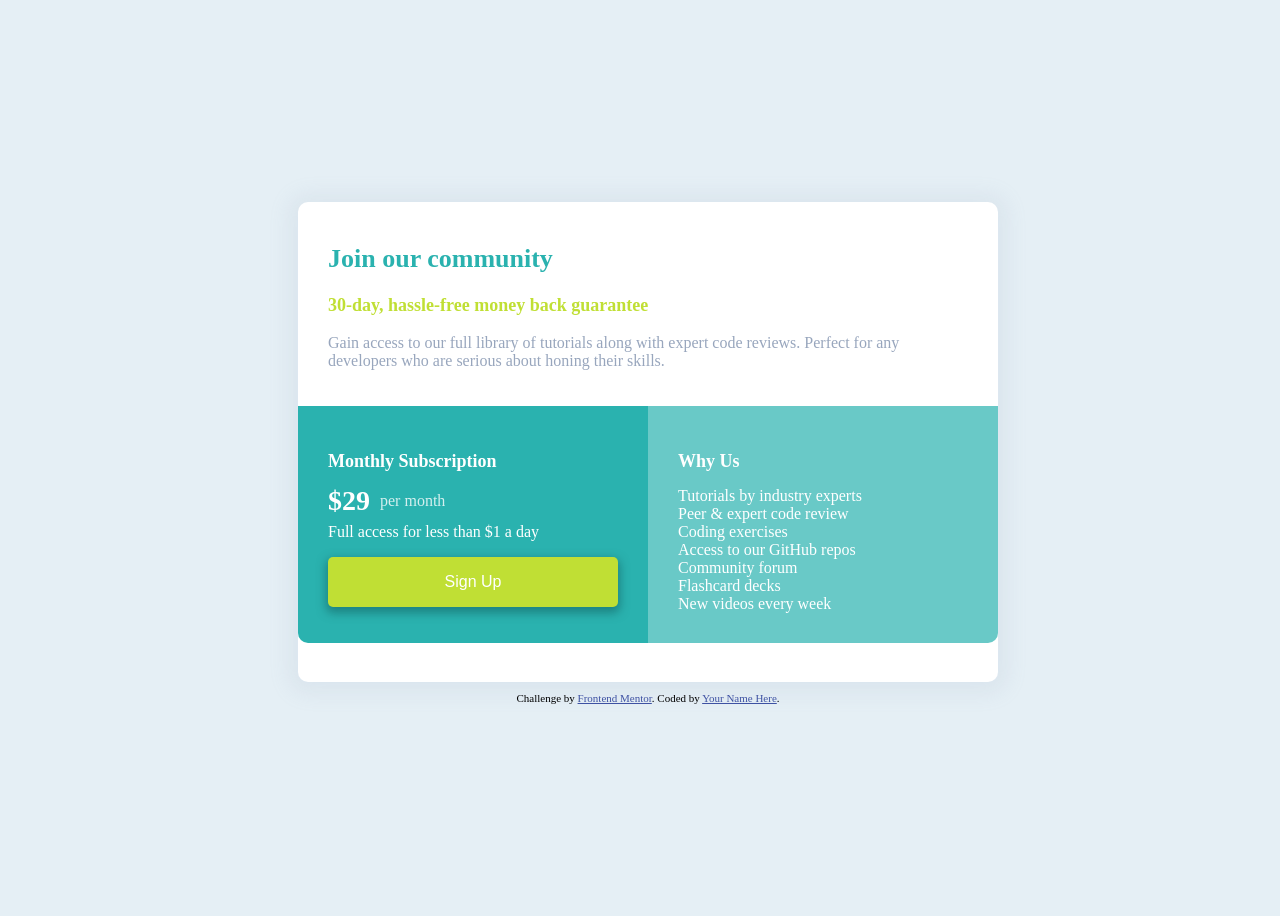
<file: single-price-grid-component-master/index.html>
<!DOCTYPE html>
<html lang="en">
<head>
  <meta charset="UTF-8">
  <meta name="viewport" content="width=device-width, initial-scale=1.0"> <!-- displays site properly based on user's device -->

  <link rel="icon" type="image/png" sizes="32x32" href="./images/favicon-32x32.png">
  <link rel="stylesheet" href="./css/main.css">
  
  <title>Frontend Mentor | Single Price Grid Component</title>

  <!-- Feel free to remove these styles or customise in your own stylesheet 👍 -->
  <style>
    .attribution { font-size: 0.6875rem; text-align: center; }
    .attribution a { color: hsl(228, 45%, 44%); }
  </style>
</head>
<body>
  
  <main>
    <section id="top">
      <h1>Join our community</h1>
    
      <p id="announcement">30-day, hassle-free money back guarantee</p>
      <p>
        Gain access to our full library of tutorials along with expert code reviews. 
        Perfect for any developers who are serious about honing their skills.
      </p>
    </section>

    <section id="leftright">
        <section id="left">
          <h2>Monthly Subscription</h2>
        
          <p id="price">&dollar;29 <span>per month</span></p>
        
          <p>Full access for less than &dollar;1 a day</p>
        
          <button>Sign Up</button>
        </section>
      
        <section id="right">
    
          <h2>Why Us</h2>
          
          <ul>
            <li><a href="">Tutorials by industry experts</a></li>
            <li><a href="">Peer &amp; expert code review</a></li>
            <li><a href="">Coding exercises</a></li>
            <li><a href="">Access to our GitHub repos</a></li>
            <li><a href="">Community forum</a></li>
            <li><a href="">Flashcard decks</a></li>
            <li><a href="">New videos every week</a></li>
          </ul>
        </section>
    </section>
  </main>
  
      <footer class="attribution">
      Challenge by <a href="https://www.frontendmentor.io?ref=challenge">Frontend Mentor</a>. 
      Coded by <a href="#">Your Name Here</a>.
    </footer>
</body>
</html>
</file>
<file: grid-landing-page/css/styles.css>
:root {
    --White: hsl(0, 0%, 100%);

    --Blue200: hsl(224, 100%, 95%);
    --Blue400: hsl(220, 100%, 64%);
    --Blue600: hsl(228, 100%, 60%);
    --Blue700: hsl(228, 99%, 58%);
    --Black: hsl(0, 0%, 0%);  /* used at 25% opacity for the menu overlay */
    --side-pad:50px;
    --border: .5px solid hsla(0, 0%, 100%, .2);
}

@font-face {
    font-family: 'Inter';
    src: url(../assets/fonts/inter/inter-variable.ttf);
    /* font-weight: 100; */
    font-style: normal;
    /* font-display: swap; */
}

* {
    padding: 0;
    margin: 0;
    box-sizing: border-box;
}

body {
    background-color: var(--Blue700);
    color: var(--White);
    font-family: 'Inter', sans-serif;
    width: 100vw;
    height: 100vh;
    position: relative;
}

nav {
    width: 100%;
    display: flex;
    padding: 30px var(--side-pad);
    justify-content: space-between;
    border-bottom: var(--border);
}

.container {
    width: 100%;
    height: 84%;
    display: flex;
}

main {
    padding: 0 var(--side-pad);
    flex: 2;
    display: flex;
    justify-content: center;
    flex-direction: column;
    border-right: var(--border);
    border-bottom: var(--border);
}

h1 {
    font-size: 64px;
    font-weight: 400;
    margin-bottom: 20px;
    padding-bottom: 20px;
}

main p {
    font-size: 20px;
    font-weight: 100;
}

.stats-container {
    flex: 2;
    display: flex;
    flex-wrap: wrap;
}

.stats-container section {
    width: 50%;
}

.stats {
    padding: 30px;
    display: flex;
    flex-direction: column;
    justify-content: space-between;
    border: var(--border);
}

.stats .tops-stats {
    display: flex;
    justify-content: space-between;
}

h2 {
    font-weight: 400;
    font-size: 32px;
}

.stats p {
    font-size: 16px;
    font-weight: 100;
}

.stats p span {
    font-size: 20px;
    font-weight: 500;
    display: block;
    margin-bottom: -15px;
}

.menu-dim {
    z-index: 9980;
    position: absolute;
    display: flex;
    left: 0;
    background-color:  hsl(0, 0%, 0%, .2);
    height:100vh;
    width: 70vw;
}

#menu {
    z-index: 9999;
    position: absolute;
    display: flex;
    flex-direction: column;
    gap: 20px;
    list-style-type: none;
    align-items: end;
    right: 0;
    background-color: var(--Blue700);
    height: 100vh;
    width: 30vw;
    padding-right: 50px;
    padding-top: 50px;
    font-size: 32px;
}

#menu li:hover {
    text-decoration: underline;
    cursor: pointer;
}

.close-btn {
    display: none;
    cursor: pointer;
}

.close-btn.show {
    display: block;
}

.menu-btn {
   display: block;
   cursor: pointer;
}

.menu-btn.hide {
    display: none;
}

#menu-container {
    display: none;
}

#menu-container.active {
    display: block;
}

footer {
    padding: 30px var(--side-pad);
}
</file>
<file: order-summary-component-main/css/styles.css>
:root {
    --blue100: hsl(225, 100%, 94%);
    --blue700: hsl(245, 75%, 52%);

    /* neutral  */
    
    --blue50: hsl(225, 100%, 98%);
    --gray600: hsl(224, 23%, 55%);
    --blue950: hsl(223, 47%, 23%);
}

* {
    padding: 0;
    margin: 0;
    box-sizing: border-box;
    font-family: "Red Hat Display", sans-serif;
}

body {
    width: 100vw;
    height: 100vh;
    display: flex;
    justify-content: center;
    align-items: center;
    flex-direction: column;
    gap: 10px;
    background: url('../images/pattern-background-desktop.svg');
    background-color: var(--blue100);
    background-repeat: no-repeat;
}

main {
    width: 450px;
    height: 700px;
    background: white;
    border-radius: 16px;
    overflow: hidden;
}

#info {
    display: flex;
    flex-direction: column;
    padding: 40px;
    text-align: center;
    align-items: center;
}

#info h1 {
    font-size: 26px;
    font-weight: 900;
    color: var(--blue950);
}

#info #desc {
    width: 350px;
    padding: 20px 0;
    color: var(--gray600);
}

#info #annual-plan-container {
    background-color: var(--blue50);
    display: flex;
    width: 360px;
    padding: 20px;
    border-radius: 10px;
    gap: 15px;
    align-items: center;
}

#info #annual-plan-container a {
    margin-left: auto;
    font-weight: 600;
}

button {
    width: 100%;
    height: 50px;
    border: none;
    border-radius: 10px;
    font-size: 14px;
}

#proceed-btn {
    background-color: var(--blue700);
    color: white;
    font-weight: 600;
    box-shadow: 0 4px 10px 5px hsla(245, 75%, 52%, .2);
    cursor: pointer;
    margin: 40px 0 20px;
}

#cancel-btn {
    background: none;
    color: var(--gray600);
    font-weight: 900;
}
</file>
<file: product-preview-card-component/css/styles.css>
:root {
    --green500: hsl(158, 36%, 37%);
    --green700: hsl(158, 42%, 18%);

    /* Neutral */

    --black: hsl(212, 21%, 14%);
    --grey: hsl(228, 12%, 48%);
    --cream: hsl(30, 38%, 92%);
    --white: hsl(0, 0%, 100%);
}




* {
    padding: 0;
    margin: 0;
    box-sizing: border-box;
}

body {
    width: 100vw;
    height: 100vh;
    background-color: var(--cream);
    display: flex;
    align-items: center;
    justify-content: center;
    flex-direction: column;
}

main {
    width: 600px;
    height: 450px;
    background-color: var(--white);
    display: flex;
    border-radius: 10px;
}

img {
    border-top-left-radius: 10px;
    border-bottom-left-radius: 10px;
    width: 50%;
}

main #right {
    flex: 1;
    padding: 25px;
    display: flex;
    flex-direction: column;
    justify-content: center;
    justify-content: space-around;
}

#label {
    letter-spacing: 4px;
    text-transform: uppercase;
    font-size: 12px;
    font-weight: 600;
    color: var(--grey);
    font-family: "Montserrat", sans-serif;
}

#title {
    font-family: "Fraunces", serif;
    font-size: 32px;
    width: 200px;
}

#description {
    font-family: "Montserrat", sans-serif;
    color: var(--grey);
    font-size: 13px;
    font-weight: 500;
    line-height: 1.6;
    width: 220px;
}

#price {
    font-family: "Fraunces", serif;
    color: var(--green500);
    font-size: 30px;
    font-weight: 600;
}

#price sup s {
    font-family: "Montserrat", sans-serif;
    color: var(--grey);
    font-size: 12px;
    font-weight: 400;
    padding: 0 10px;
}

button {
    background-color: var(--green500);
    color: var(--white);
    font-size: 13px;
    font-weight: 700;
    height: 44px;
    border: none;
    border-radius: 10px;
    display: inline-flex;
    justify-content: center;
    align-items: center;
    gap: 8px;
}


button:hover {
    background-color: var(--green700);
    cursor: pointer;
}

@media screen and (max-width: 500px) {
    body {
        width: 100vw;
        height: 100vh;
        padding: 20px;
    }
    main {
        width: 95vw;
        height: 100vh;
        display: flex;
        flex-direction: column;
        margin-top: 60px;
    }

    img {
        width: 100%;
        height: 50%;
        object-fit: cover;
        object-position: 80% 40%;
        border-bottom-left-radius: 0;
        border-top-right-radius: 10px;
    }

    #right p,
    #right #title {
        width: 100%;
    }


    #price {
        padding: 10px 0;
    }
}
</file>
<file: profile-card-component-main/css/main.css>
:root {
    --Blue-600: hsl(185, 75%, 39%);
    --Navy-950: hsl(229, 23%, 23%);
    --Gray-500: hsl(227, 10%, 46%);

    --Gray-100: hsl(225, 10%, 92%);
}

* {
    box-sizing: border-box;
    padding: 0;
    margin: 0;
}

body {
    width: 100vw;
    height: 100vh;
    display: flex;
    justify-content: center;
    align-items: center;
    flex-direction: column;
    background-color: var(--Blue-600);
    font-family: "Kumbh Sans", sans-serif;
    overflow: hidden;
    position: relative;
    color: var(--Navy-950);
}

#bubbles {
    position: absolute;
    width: 100vw;
    height: 100%;
}

#bubbles #top-bubble {
    position: absolute;
    right: 400px;
    bottom: 200px;
}

#bubbles #bottom-bubble {
    position: absolute;
    top: 600px;
    left: 400px;
}

main {
    background-color: white;
    position: relative;
    width: 350px;
    height: 380px;
    border: 10px;
    box-shadow:0 10px 50px 10px hsla(185, 81%, 23%, 0.345);
    border-radius: 15px;
    display: flex;
    flex-direction: column;
    align-items: center;
}

main #banner {
    border-radius: 15px 15px 0 0;
    position: absolute;
}

main #profile-card {
    display: block;
    position: absolute;
    left: calc(350px / 3);
    top: 80px;
    z-index: 10;
    border-radius: 100%;
    border: 5px solid white;
}

h1 {
    margin-top: 200px;
    font-size: 20px;
}

h1 {
    margin-top: 200px;
    font-size: 20px;
    padding: 5px 0;
}

h1>span {
    color: var(--Gray-500);
    font-weight: 300;
    padding: 0 5px;
}

.stats {
    text-align: center;
    display: flex;
    width: inherit;
    justify-content: space-evenly;
    height: 90px;
    align-items: center;
    align-self:baseline;
    border-top: 1px solid var(--Gray-100);
    padding: 10px 0;
}

h1 + p {
    padding: 10px 0;
    color: var(--Gray-500);
    margin-bottom: 18px;
}

.top-stat {
    font-size: 18px;
    font-weight: 700;
    margin-bottom: 5px;
}

.bottom-stat {
    font-size: 11px;
    letter-spacing: 1.2px;
    color: var(--Gray-500);
}

footer {
    margin-top: 10px;
}
</file>
<file: single-price-grid-component-master/css/main.css>
:root {
    /* Primary */
    --Teal-500: 179, 62%, 43%;
    --Green-400: 71, 73%, 54%;
    /* Neutral */
    --Teal-100: 204, 43%, 93%;
    --Gray-500: 218, 22%, 67%;
}

body {
    width: 100vw;
    height: 100vh;
    display: flex;
    justify-content: center;
    align-items: center;
    flex-direction: column;
    gap: 10;
    background-color: hsl(var(--Teal-100));
}

main {
    width: 700px;
    height: 480px;
    background-color: white;
    border-radius: 10px;
    box-shadow: 0 2px 20px 10px hsla(var(--Gray-500), 0.12);
}

#top {
    padding: 20px 30px;
    color: hsla(var(--Gray-500));
    font-weight: 500;
}

#top h1 {
    color: hsl(var(--Teal-500));
    font-size: 26px;
    font-weight: 600;
}

#top #announcement {
    font-size: 18px;
    font-weight: 600;
    color: hsl(var(--Green-400));
}

#leftright {
    width: 100%;
    display: flex;
}

#left,
#right {
    flex: 1;
    padding: 30px;
    color: white;
}

h2 {
    font-size: 18px;
}

#left {
    background-color: hsl(var(--Teal-500));
    border-bottom-left-radius: 10px;
}

#price {
    font-size: 28px;
    font-weight: 600;
    display: flex;
    align-items: center;
    gap: 10px;
    margin-bottom: -10px;
    margin-top: -2px;

}

#price span {
    opacity: .8;
    font-size: 16px;
    font-weight: 300;
}

button {
    width: 100%;
    height: 50px;
    font-size: 16px;
    color: white;
    background-color: hsl(var(--Green-400));
    box-shadow: 0 4px 10px 2px hsla(179, 69%, 20%, 0.5) ;
    border: none;
    border-radius: 5px;
}

#right {
    background-color: hsl(var(--Teal-500), 0.7);
    border-bottom-right-radius: 10px;
}

ul {
    list-style-type: none;
    margin: 0;
    padding: 0;
}

ul li a {
    text-decoration: none;
    color: white;
}

ul li a:hover {
    text-decoration: underline;
    color: white;
    cursor: pointer;
}

footer {
    padding: 10px;
}


@media screen and (max-width: 400px) {
    body {
        margin: 0;
        padding: 0;
        height: auto;
    }
    main {
        width: 100vw;
    }
    #leftright {
        flex-direction: column;
        height: 500px;
    }
    #left {
        border-radius: 0;
    }

    footer {
        display: none;
    }
}
</file>
